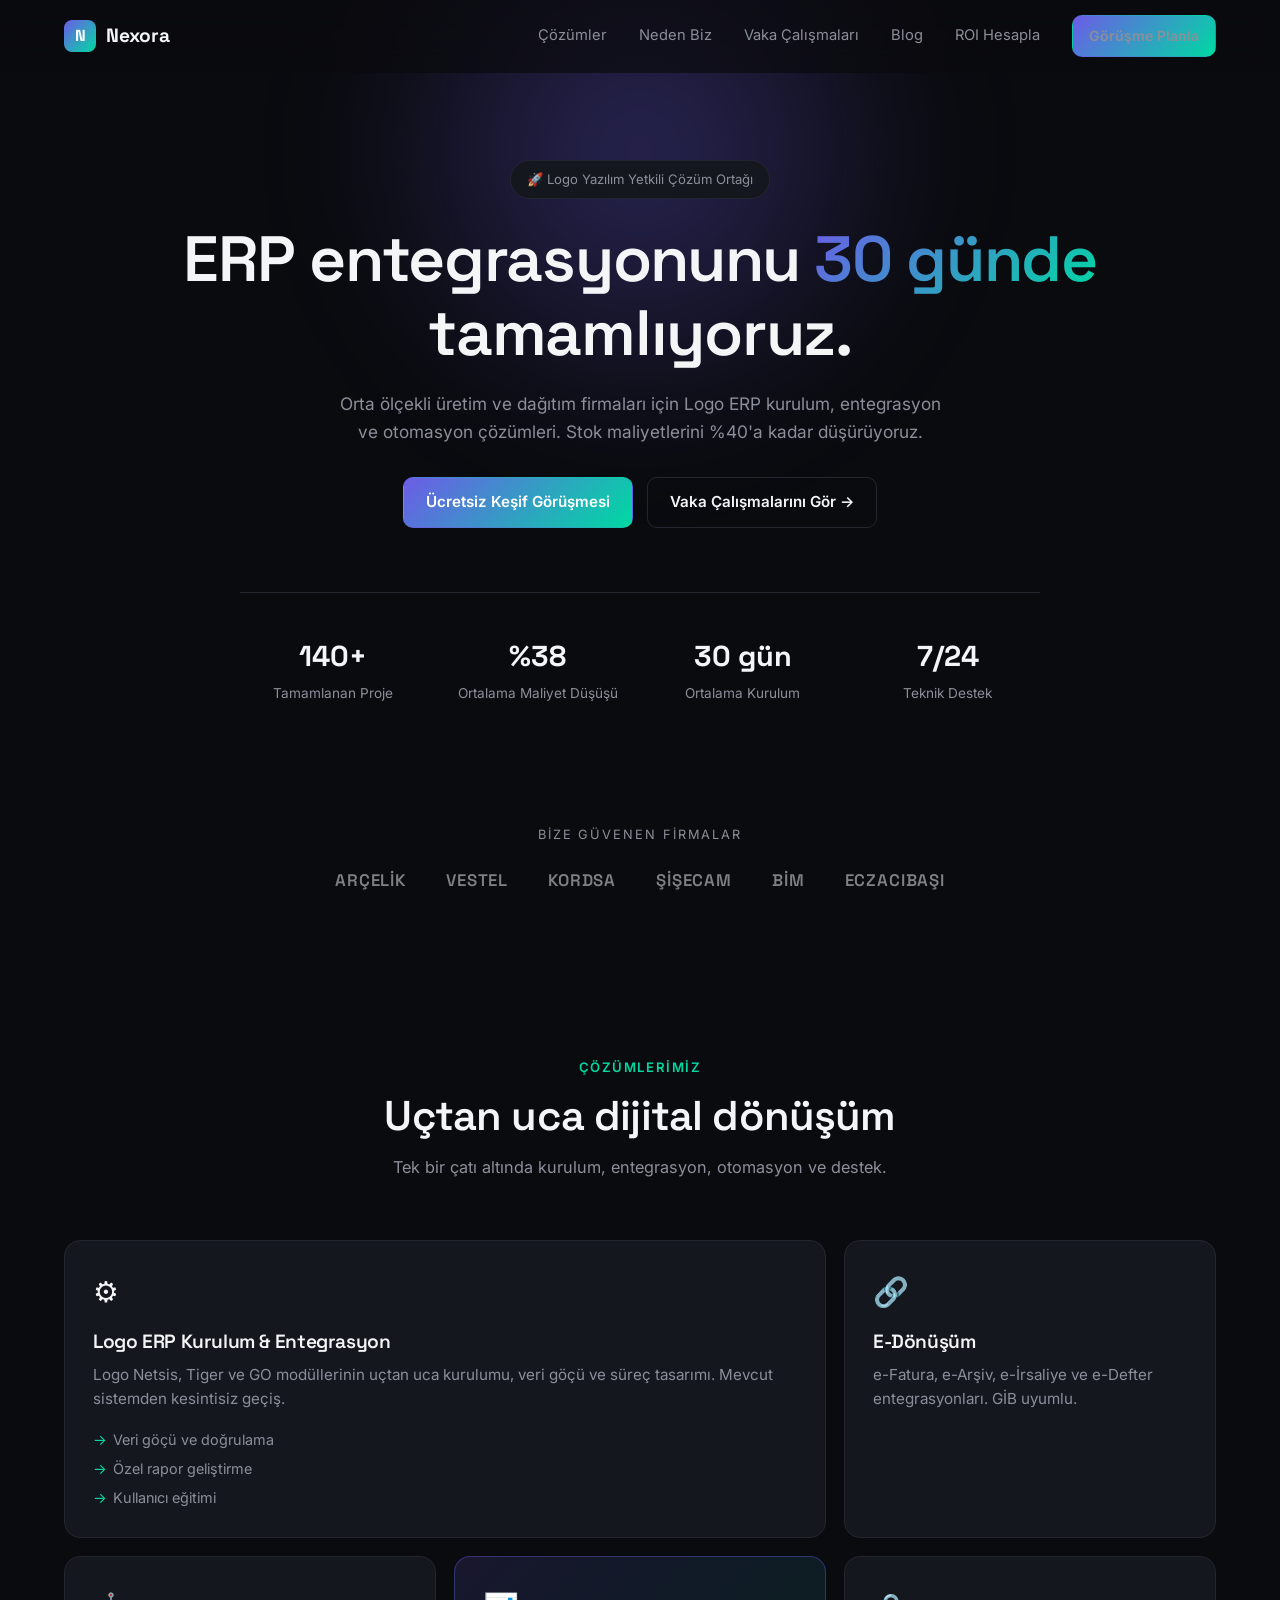
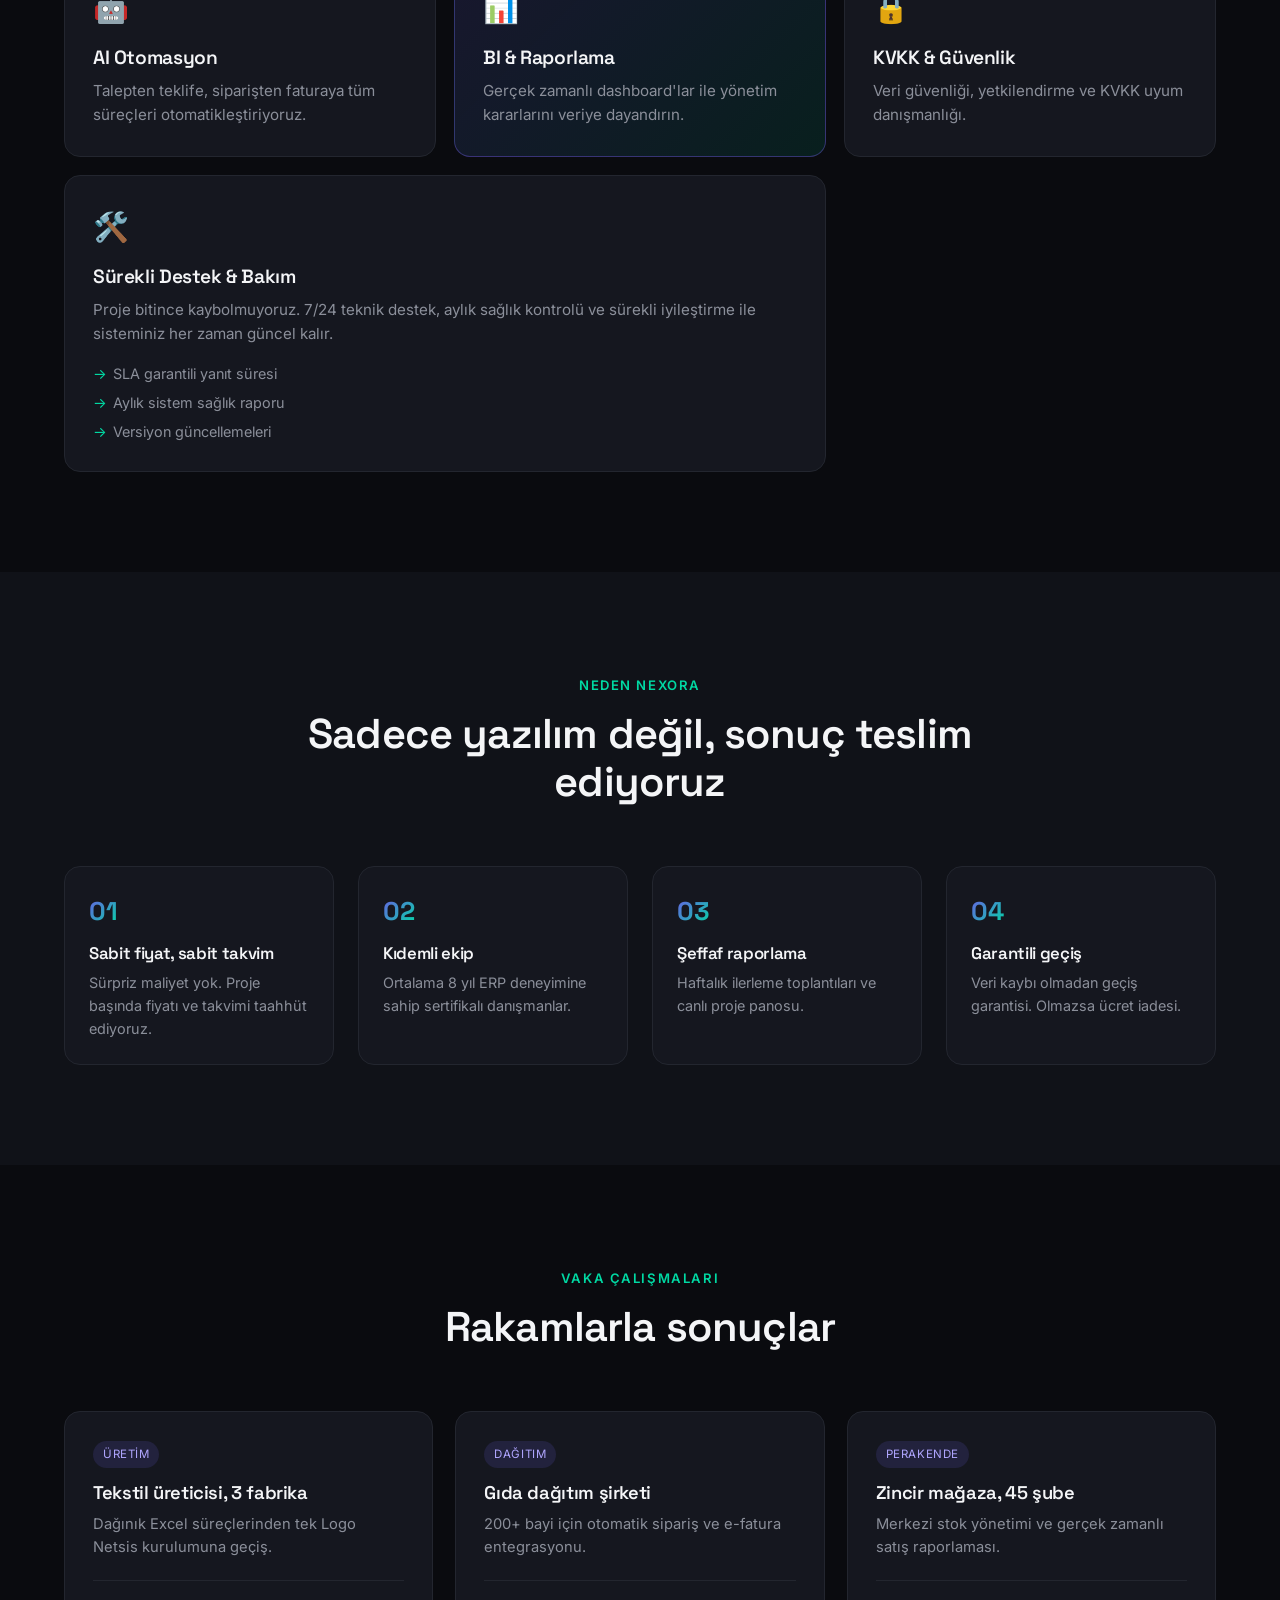
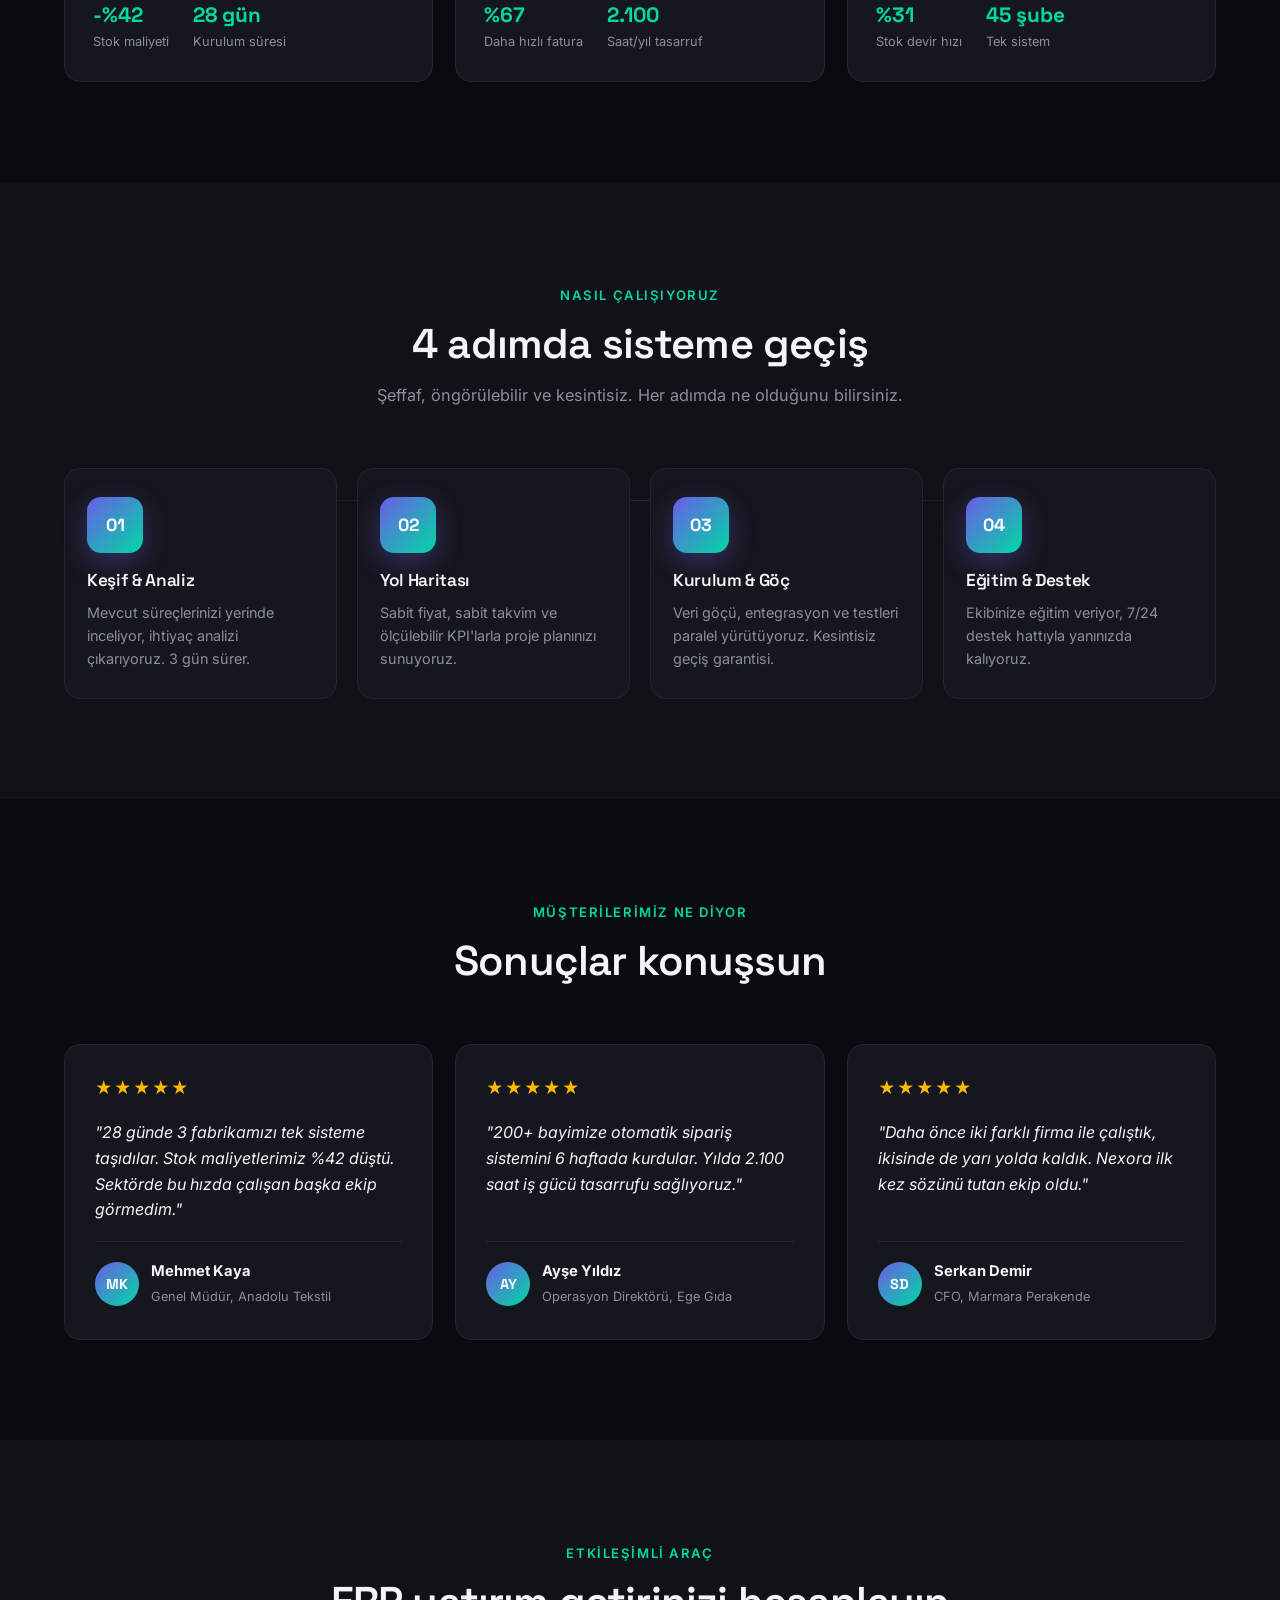
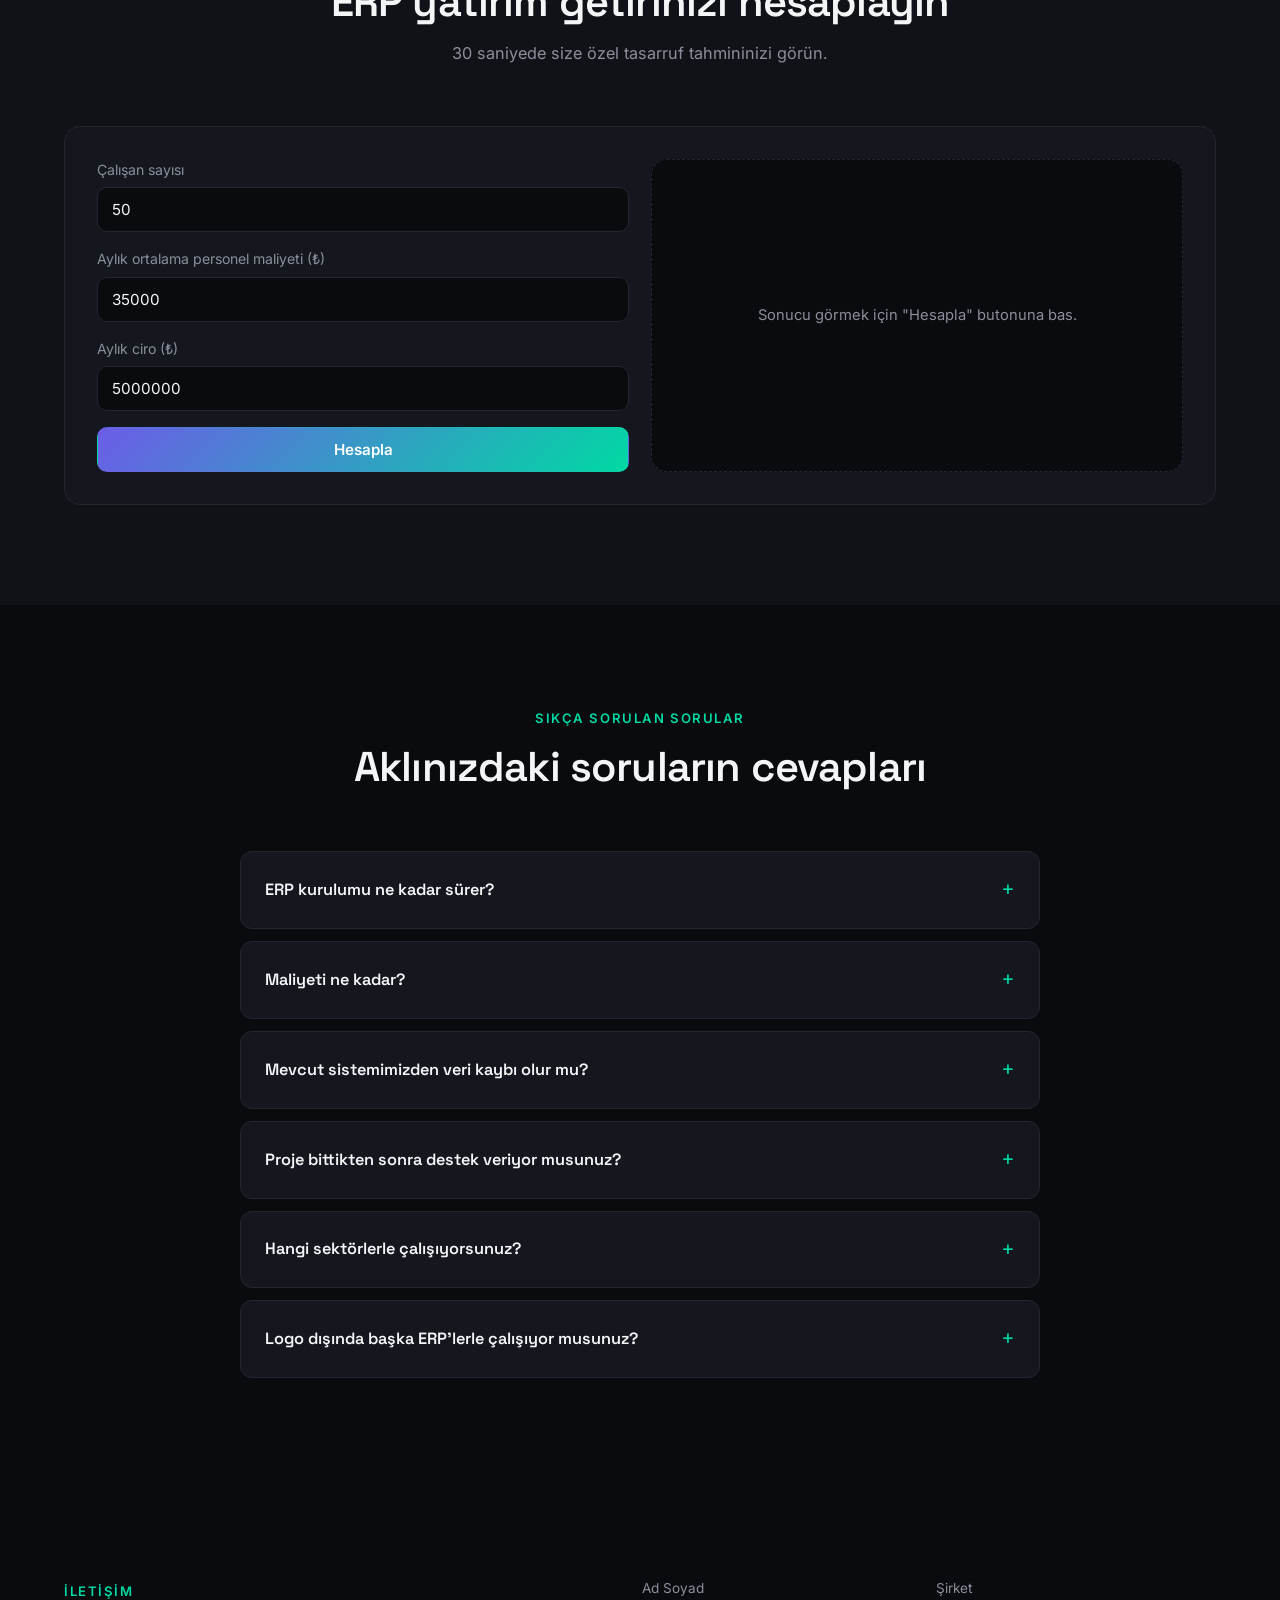
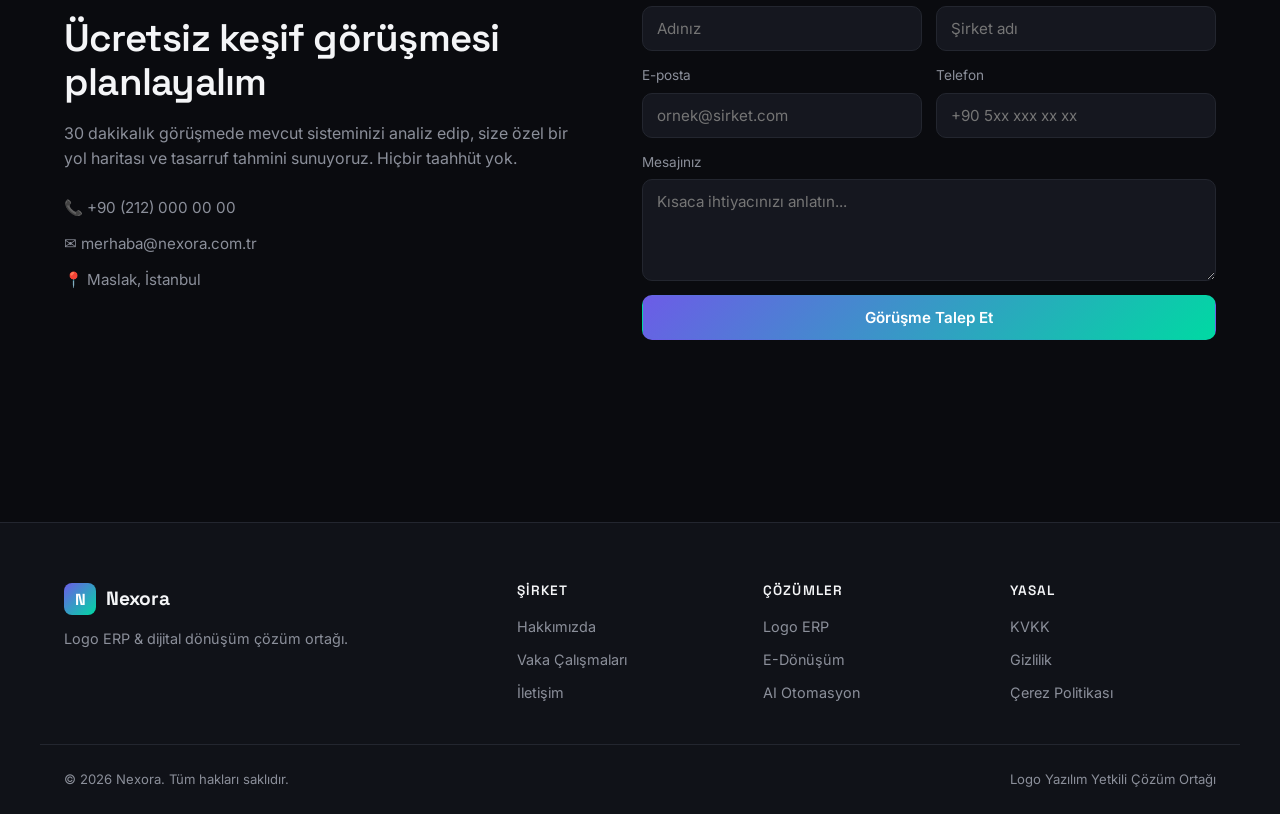
<file: index.html>
<!DOCTYPE html>
<html lang="tr">
<head>
<meta charset="UTF-8" />
<meta name="viewport" content="width=device-width, initial-scale=1.0" />
<title>Nexora — Logo ERP & Dijital Dönüşüm Çözüm Ortağı</title>
<meta name="description" content="Orta ölçekli üretim ve dağıtım firmaları için Logo ERP entegrasyonunu 30 günde tamamlıyoruz. Stok maliyetlerini %40'a kadar düşürün." />
<meta property="og:type" content="website" />
<meta property="og:title" content="Nexora — Logo ERP & Dijital Dönüşüm Çözüm Ortağı" />
<meta property="og:description" content="ERP entegrasyonunu 30 günde tamamlıyoruz. 140+ projede %38 ortalama maliyet düşüşü." />
<meta property="og:locale" content="tr_TR" />
<meta name="twitter:card" content="summary_large_image" />
<meta name="theme-color" content="#0a0b0f" />
<link rel="icon" href="data:image/svg+xml,<svg xmlns='http://www.w3.org/2000/svg' viewBox='0 0 100 100'><defs><linearGradient id='g' x1='0' y1='0' x2='1' y2='1'><stop offset='0' stop-color='%236c5ce7'/><stop offset='1' stop-color='%2300d9a3'/></linearGradient></defs><rect width='100' height='100' rx='20' fill='url(%23g)'/><text x='50' y='68' font-family='Arial' font-size='58' font-weight='bold' fill='white' text-anchor='middle'>N</text></svg>" />
<link rel="preconnect" href="https://fonts.googleapis.com">
<link rel="preconnect" href="https://fonts.gstatic.com" crossorigin>
<link href="https://fonts.googleapis.com/css2?family=Inter:wght@400;500;600;700&family=Space+Grotesk:wght@500;600;700&display=swap" rel="stylesheet">
<link rel="stylesheet" href="stiller.css" />
</head>
<body>

<!-- NAVBAR -->
<header class="nav" id="nav">
  <div class="container nav__inner">
    <a href="#" class="nav__logo">
      <span class="nav__logo-mark">N</span> Nexora
    </a>
    <nav class="nav__links">
      <a href="#cozumler">Çözümler</a>
      <a href="#neden">Neden Biz</a>
      <a href="#vaka">Vaka Çalışmaları</a>
      <a href="blog.html">Blog</a>
      <a href="#hesapla">ROI Hesapla</a>
      <a href="#iletisim" class="btn btn--sm">Görüşme Planla</a>
    </nav>
    <button class="nav__toggle" id="navToggle" aria-label="Menü">
      <span></span><span></span><span></span>
    </button>
  </div>
</header>

<!-- HERO -->
<section class="hero">
  <div class="hero__glow"></div>
  <div class="container hero__inner">
    <div class="badge">🚀 Logo Yazılım Yetkili Çözüm Ortağı</div>
    <h1 class="hero__title">
      ERP entegrasyonunu <span class="grad">30 günde</span> tamamlıyoruz.
    </h1>
    <p class="hero__sub">
      Orta ölçekli üretim ve dağıtım firmaları için Logo ERP kurulum, entegrasyon ve
      otomasyon çözümleri. Stok maliyetlerini %40'a kadar düşürüyoruz.
    </p>
    <div class="hero__cta">
      <a href="#iletisim" class="btn btn--primary">Ücretsiz Keşif Görüşmesi</a>
      <a href="#vaka" class="btn btn--ghost">Vaka Çalışmalarını Gör →</a>
    </div>
    <div class="hero__stats">
      <div><strong>140+</strong><span>Tamamlanan Proje</span></div>
      <div><strong>%38</strong><span>Ortalama Maliyet Düşüşü</span></div>
      <div><strong>30 gün</strong><span>Ortalama Kurulum</span></div>
      <div><strong>7/24</strong><span>Teknik Destek</span></div>
    </div>
  </div>
</section>

<!-- LOGO ŞERİDİ -->
<section class="logos">
  <div class="container">
    <p class="logos__label">Bize güvenen firmalar</p>
    <div class="logos__row">
      <span>ARÇELİK</span><span>VESTEL</span><span>KORDSA</span>
      <span>ŞİŞECAM</span><span>BİM</span><span>ECZACIBAŞI</span>
    </div>
  </div>
</section>

<!-- ÇÖZÜMLER -->
<section class="section" id="cozumler">
  <div class="container">
    <div class="section__head">
      <span class="eyebrow">Çözümlerimiz</span>
      <h2>Uçtan uca dijital dönüşüm</h2>
      <p class="section__lead">Tek bir çatı altında kurulum, entegrasyon, otomasyon ve destek.</p>
    </div>
    <div class="bento">
      <div class="bento__card bento__card--lg">
        <div class="bento__icon">⚙️</div>
        <h3>Logo ERP Kurulum & Entegrasyon</h3>
        <p>Logo Netsis, Tiger ve GO modüllerinin uçtan uca kurulumu, veri göçü ve süreç tasarımı. Mevcut sistemden kesintisiz geçiş.</p>
        <ul class="bento__list">
          <li>Veri göçü ve doğrulama</li>
          <li>Özel rapor geliştirme</li>
          <li>Kullanıcı eğitimi</li>
        </ul>
      </div>
      <div class="bento__card">
        <div class="bento__icon">🔗</div>
        <h3>E-Dönüşüm</h3>
        <p>e-Fatura, e-Arşiv, e-İrsaliye ve e-Defter entegrasyonları. GİB uyumlu.</p>
      </div>
      <div class="bento__card">
        <div class="bento__icon">🤖</div>
        <h3>AI Otomasyon</h3>
        <p>Talepten teklife, siparişten faturaya tüm süreçleri otomatikleştiriyoruz.</p>
      </div>
      <div class="bento__card bento__card--accent">
        <div class="bento__icon">📊</div>
        <h3>BI & Raporlama</h3>
        <p>Gerçek zamanlı dashboard'lar ile yönetim kararlarını veriye dayandırın.</p>
      </div>
      <div class="bento__card">
        <div class="bento__icon">🔒</div>
        <h3>KVKK & Güvenlik</h3>
        <p>Veri güvenliği, yetkilendirme ve KVKK uyum danışmanlığı.</p>
      </div>
      <div class="bento__card bento__card--lg">
        <div class="bento__icon">🛠️</div>
        <h3>Sürekli Destek & Bakım</h3>
        <p>Proje bitince kaybolmuyoruz. 7/24 teknik destek, aylık sağlık kontrolü ve sürekli iyileştirme ile sisteminiz her zaman güncel kalır.</p>
        <ul class="bento__list">
          <li>SLA garantili yanıt süresi</li>
          <li>Aylık sistem sağlık raporu</li>
          <li>Versiyon güncellemeleri</li>
        </ul>
      </div>
    </div>
  </div>
</section>

<!-- NEDEN BİZ -->
<section class="section section--alt" id="neden">
  <div class="container">
    <div class="section__head">
      <span class="eyebrow">Neden Nexora</span>
      <h2>Sadece yazılım değil, sonuç teslim ediyoruz</h2>
    </div>
    <div class="features">
      <div class="feature"><span class="feature__num">01</span>
        <h4>Sabit fiyat, sabit takvim</h4>
        <p>Sürpriz maliyet yok. Proje başında fiyatı ve takvimi taahhüt ediyoruz.</p>
      </div>
      <div class="feature"><span class="feature__num">02</span>
        <h4>Kıdemli ekip</h4>
        <p>Ortalama 8 yıl ERP deneyimine sahip sertifikalı danışmanlar.</p>
      </div>
      <div class="feature"><span class="feature__num">03</span>
        <h4>Şeffaf raporlama</h4>
        <p>Haftalık ilerleme toplantıları ve canlı proje panosu.</p>
      </div>
      <div class="feature"><span class="feature__num">04</span>
        <h4>Garantili geçiş</h4>
        <p>Veri kaybı olmadan geçiş garantisi. Olmazsa ücret iadesi.</p>
      </div>
    </div>
  </div>
</section>

<!-- VAKA ÇALIŞMALARI -->
<section class="section" id="vaka">
  <div class="container">
    <div class="section__head">
      <span class="eyebrow">Vaka Çalışmaları</span>
      <h2>Rakamlarla sonuçlar</h2>
    </div>
    <div class="cases">
      <article class="case">
        <span class="case__tag">Üretim</span>
        <h3>Tekstil üreticisi, 3 fabrika</h3>
        <p>Dağınık Excel süreçlerinden tek Logo Netsis kurulumuna geçiş.</p>
        <div class="case__metrics">
          <div><strong>-%42</strong><span>Stok maliyeti</span></div>
          <div><strong>28 gün</strong><span>Kurulum süresi</span></div>
        </div>
      </article>
      <article class="case">
        <span class="case__tag">Dağıtım</span>
        <h3>Gıda dağıtım şirketi</h3>
        <p>200+ bayi için otomatik sipariş ve e-fatura entegrasyonu.</p>
        <div class="case__metrics">
          <div><strong>%67</strong><span>Daha hızlı fatura</span></div>
          <div><strong>2.100</strong><span>Saat/yıl tasarruf</span></div>
        </div>
      </article>
      <article class="case">
        <span class="case__tag">Perakende</span>
        <h3>Zincir mağaza, 45 şube</h3>
        <p>Merkezi stok yönetimi ve gerçek zamanlı satış raporlaması.</p>
        <div class="case__metrics">
          <div><strong>%31</strong><span>Stok devir hızı</span></div>
          <div><strong>45 şube</strong><span>Tek sistem</span></div>
        </div>
      </article>
    </div>
  </div>
</section>

<!-- SÜREÇ -->
<section class="section section--alt" id="surec">
  <div class="container">
    <div class="section__head">
      <span class="eyebrow">Nasıl Çalışıyoruz</span>
      <h2>4 adımda sisteme geçiş</h2>
      <p class="section__lead">Şeffaf, öngörülebilir ve kesintisiz. Her adımda ne olduğunu bilirsiniz.</p>
    </div>
    <div class="process">
      <div class="process__step">
        <div class="process__num">01</div>
        <h4>Keşif & Analiz</h4>
        <p>Mevcut süreçlerinizi yerinde inceliyor, ihtiyaç analizi çıkarıyoruz. 3 gün sürer.</p>
      </div>
      <div class="process__step">
        <div class="process__num">02</div>
        <h4>Yol Haritası</h4>
        <p>Sabit fiyat, sabit takvim ve ölçülebilir KPI'larla proje planınızı sunuyoruz.</p>
      </div>
      <div class="process__step">
        <div class="process__num">03</div>
        <h4>Kurulum & Göç</h4>
        <p>Veri göçü, entegrasyon ve testleri paralel yürütüyoruz. Kesintisiz geçiş garantisi.</p>
      </div>
      <div class="process__step">
        <div class="process__num">04</div>
        <h4>Eğitim & Destek</h4>
        <p>Ekibinize eğitim veriyor, 7/24 destek hattıyla yanınızda kalıyoruz.</p>
      </div>
    </div>
  </div>
</section>

<!-- YORUMLAR -->
<section class="section" id="yorumlar">
  <div class="container">
    <div class="section__head">
      <span class="eyebrow">Müşterilerimiz Ne Diyor</span>
      <h2>Sonuçlar konuşsun</h2>
    </div>
    <div class="testimonials">
      <div class="testimonial">
        <div class="testimonial__stars">★★★★★</div>
        <p class="testimonial__quote">"28 günde 3 fabrikamızı tek sisteme taşıdılar. Stok maliyetlerimiz %42 düştü. Sektörde bu hızda çalışan başka ekip görmedim."</p>
        <div class="testimonial__author">
          <div class="testimonial__avatar">MK</div>
          <div>
            <strong>Mehmet Kaya</strong>
            <span>Genel Müdür, Anadolu Tekstil</span>
          </div>
        </div>
      </div>
      <div class="testimonial">
        <div class="testimonial__stars">★★★★★</div>
        <p class="testimonial__quote">"200+ bayimize otomatik sipariş sistemini 6 haftada kurdular. Yılda 2.100 saat iş gücü tasarrufu sağlıyoruz."</p>
        <div class="testimonial__author">
          <div class="testimonial__avatar">AY</div>
          <div>
            <strong>Ayşe Yıldız</strong>
            <span>Operasyon Direktörü, Ege Gıda</span>
          </div>
        </div>
      </div>
      <div class="testimonial">
        <div class="testimonial__stars">★★★★★</div>
        <p class="testimonial__quote">"Daha önce iki farklı firma ile çalıştık, ikisinde de yarı yolda kaldık. Nexora ilk kez sözünü tutan ekip oldu."</p>
        <div class="testimonial__author">
          <div class="testimonial__avatar">SD</div>
          <div>
            <strong>Serkan Demir</strong>
            <span>CFO, Marmara Perakende</span>
          </div>
        </div>
      </div>
    </div>
  </div>
</section>

<!-- ROI HESAPLAYICI -->
<section class="section section--alt" id="hesapla">
  <div class="container">
    <div class="section__head">
      <span class="eyebrow">Etkileşimli Araç</span>
      <h2>ERP yatırım getirinizi hesaplayın</h2>
      <p class="section__lead">30 saniyede size özel tasarruf tahmininizi görün.</p>
    </div>
    <div class="calc">
      <div class="calc__form">
        <label>Çalışan sayısı<input type="number" id="emp" value="50" min="1" /></label>
        <label>Aylık ortalama personel maliyeti (₺)<input type="number" id="salary" value="35000" min="1" /></label>
        <label>Aylık ciro (₺)<input type="number" id="revenue" value="5000000" min="1" /></label>
        <button class="btn btn--primary" id="calcBtn">Hesapla</button>
      </div>
      <div class="calc__result" id="calcResult">
        <p class="calc__hint">Sonucu görmek için "Hesapla" butonuna bas.</p>
      </div>
    </div>
  </div>
</section>

<!-- SSS -->
<section class="section" id="sss">
  <div class="container">
    <div class="section__head">
      <span class="eyebrow">Sıkça Sorulan Sorular</span>
      <h2>Aklınızdaki soruların cevapları</h2>
    </div>
    <div class="faq">
      <details class="faq__item">
        <summary>ERP kurulumu ne kadar sürer?</summary>
        <p>Orta ölçekli firmalar için ortalama 30 gün. Kapsam ve şube sayısına göre 6-8 haftaya çıkabilir. Proje başında net takvim taahhüt ediyoruz.</p>
      </details>
      <details class="faq__item">
        <summary>Maliyeti ne kadar?</summary>
        <p>Fiyatlandırma çalışan sayısı, modül sayısı ve entegrasyon ihtiyacına göre değişir. Keşif görüşmesinden sonra sabit fiyat teklifi veriyoruz — sürpriz maliyet yok.</p>
      </details>
      <details class="faq__item">
        <summary>Mevcut sistemimizden veri kaybı olur mu?</summary>
        <p>Hayır. Veri göçü öncesi tam yedek alıyor, paralel sistemde 2 hafta çalıştırıp doğruluyoruz. Kayıp olursa ücret iadesi garantisi veriyoruz.</p>
      </details>
      <details class="faq__item">
        <summary>Proje bittikten sonra destek veriyor musunuz?</summary>
        <p>Evet. 7/24 teknik destek, aylık sistem sağlık raporu ve versiyon güncellemeleri içeren yıllık destek paketimiz mevcut. SLA garantili yanıt süresi sunuyoruz.</p>
      </details>
      <details class="faq__item">
        <summary>Hangi sektörlerle çalışıyorsunuz?</summary>
        <p>Ağırlıklı olarak üretim, dağıtım, perakende ve tekstil. 140+ projemizin %70'i bu dört sektörden. Farklı sektörler için de referanslarımız mevcut.</p>
      </details>
      <details class="faq__item">
        <summary>Logo dışında başka ERP'lerle çalışıyor musunuz?</summary>
        <p>Ana uzmanlığımız Logo (Netsis, Tiger, GO). Ancak SAP, Mikro ve Netsis entegrasyonlarında da deneyimliyiz. Karma sistemler için köprü çözümler geliştiriyoruz.</p>
      </details>
    </div>
  </div>
</section>

<!-- İLETİŞİM -->
<section class="section" id="iletisim">
  <div class="container contact">
    <div class="contact__left">
      <span class="eyebrow">İletişim</span>
      <h2>Ücretsiz keşif görüşmesi planlayalım</h2>
      <p>30 dakikalık görüşmede mevcut sisteminizi analiz edip, size özel bir yol haritası ve tasarruf tahmini sunuyoruz. Hiçbir taahhüt yok.</p>
      <ul class="contact__list">
        <li>📞 +90 (212) 000 00 00</li>
        <li>✉️ merhaba@nexora.com.tr</li>
        <li>📍 Maslak, İstanbul</li>
      </ul>
    </div>
    <form class="contact__form" id="contactForm" action="https://formspree.io/f/mjykljwb" method="POST">
      <label>Ad Soyad<input type="text" name="ad" required placeholder="Adınız" /></label>
      <label>Şirket<input type="text" name="sirket" required placeholder="Şirket adı" /></label>
      <label>E-posta<input type="email" name="email" required placeholder="ornek@sirket.com" /></label>
      <label>Telefon<input type="tel" name="telefon" placeholder="+90 5xx xxx xx xx" /></label>
      <label class="full">Mesajınız<textarea name="mesaj" rows="4" placeholder="Kısaca ihtiyacınızı anlatın..."></textarea></label>
      <button type="submit" class="btn btn--primary full">Görüşme Talep Et</button>
      <div id="formStatus" class="form-status"></div>
    </form>
  </div>
</section>

<!-- FOOTER -->
<footer class="footer">
  <div class="container footer__inner">
    <div>
      <div class="nav__logo"><span class="nav__logo-mark">N</span> Nexora</div>
      <p class="footer__tag">Logo ERP & dijital dönüşüm çözüm ortağı.</p>
    </div>
    <div class="footer__col">
      <h5>Şirket</h5>
      <a href="#neden">Hakkımızda</a>
      <a href="#vaka">Vaka Çalışmaları</a>
      <a href="#iletisim">İletişim</a>
    </div>
    <div class="footer__col">
      <h5>Çözümler</h5>
      <a href="#cozumler">Logo ERP</a>
      <a href="#cozumler">E-Dönüşüm</a>
      <a href="#cozumler">AI Otomasyon</a>
    </div>
    <div class="footer__col">
      <h5>Yasal</h5>
      <a href="#">KVKK</a>
      <a href="#">Gizlilik</a>
      <a href="#">Çerez Politikası</a>
    </div>
  </div>
  <div class="container footer__bottom">
    <span>© 2026 Nexora. Tüm hakları saklıdır.</span>
    <span>Logo Yazılım Yetkili Çözüm Ortağı</span>
  </div>
</footer>

<script src="script.js"></script>
</body>
          </html>
</file>
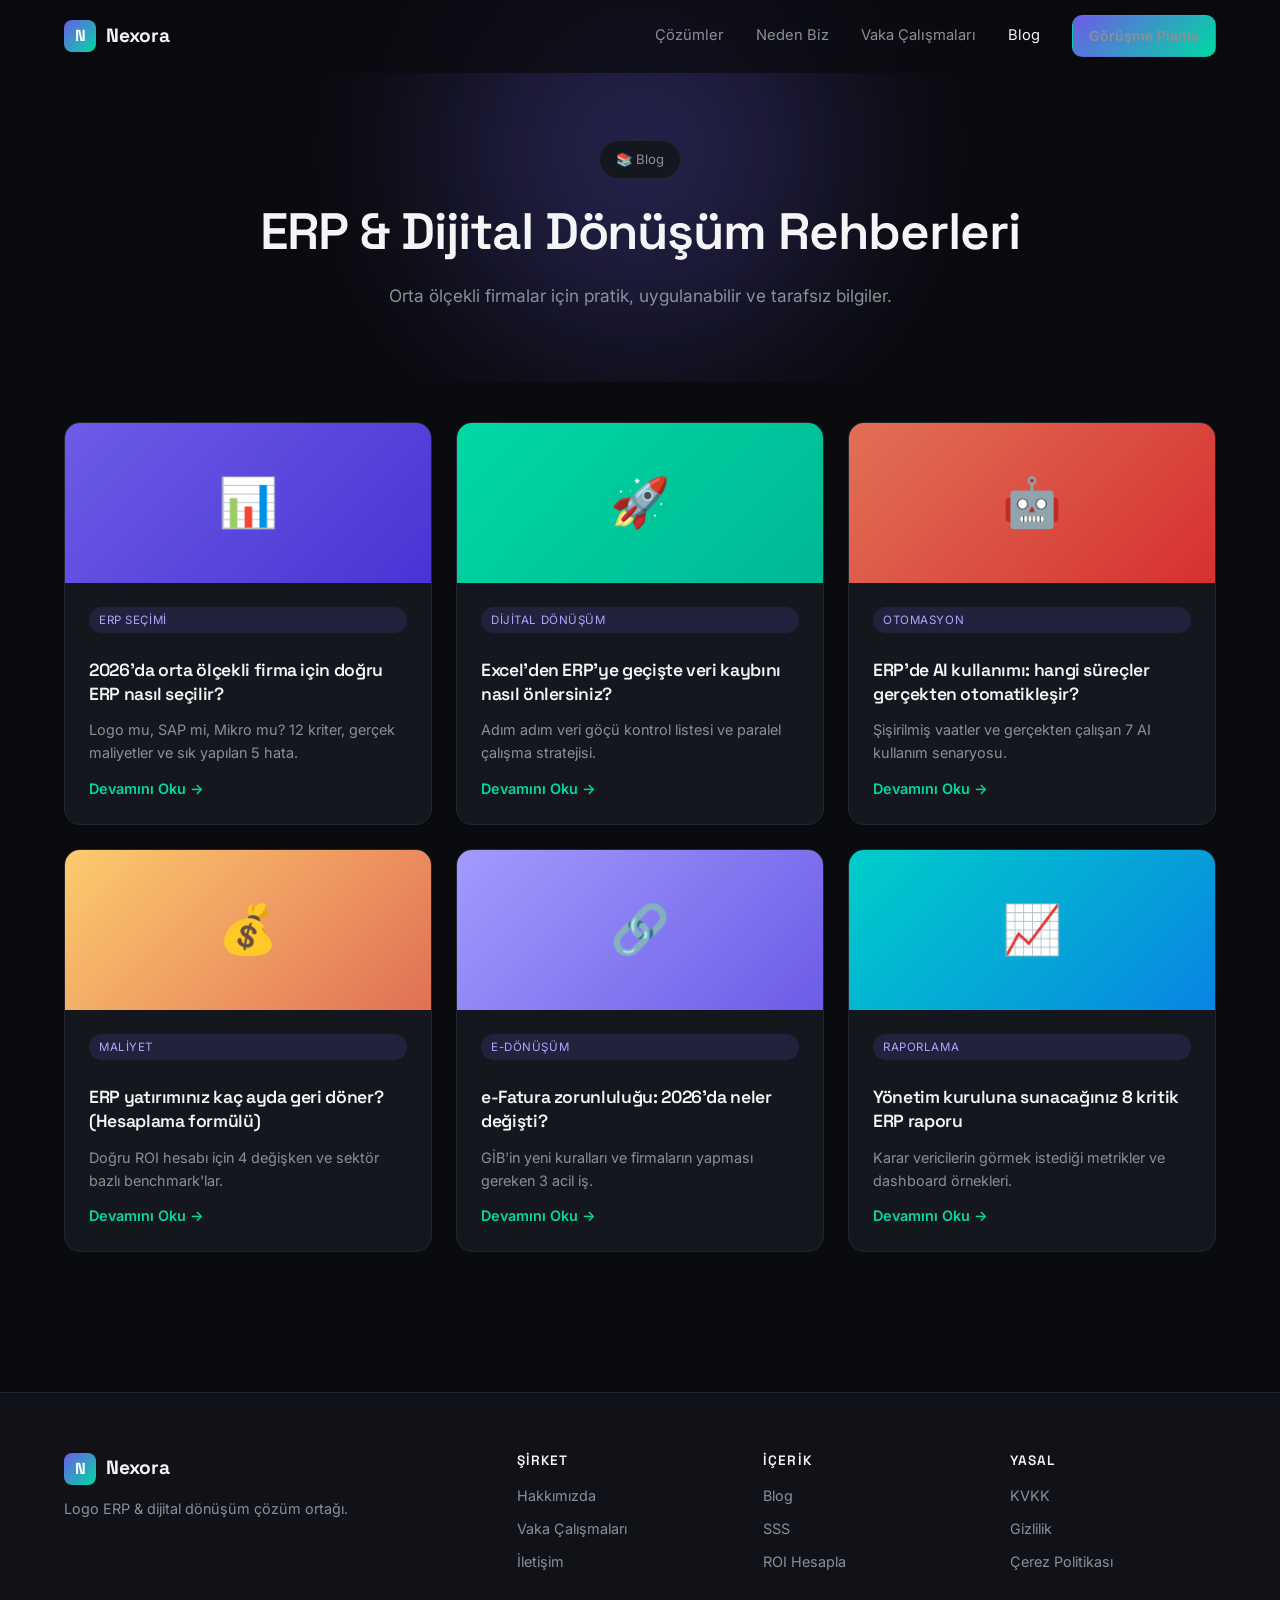
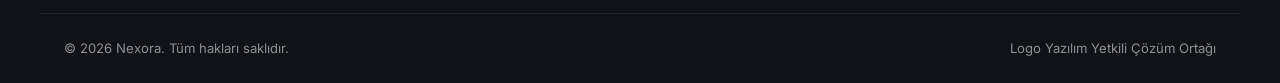
<file: blog.html>
<!DOCTYPE html>
<html lang="tr">
<head>
<meta charset="UTF-8" />
<meta name="viewport" content="width=device-width, initial-scale=1.0" />
<title>Blog — Nexora | ERP & Dijital Dönüşüm Rehberleri</title>
<meta name="description" content="ERP seçimi, dijital dönüşüm ve otomasyon hakkında uzman rehberleri. Orta ölçekli firmalar için pratik bilgiler." />
<meta property="og:type" content="website" />
<meta property="og:title" content="Blog — Nexora" />
<meta property="og:description" content="ERP & dijital dönüşüm rehberleri." />
<meta name="theme-color" content="#0a0b0f" />
<link rel="icon" href="data:image/svg+xml,<svg xmlns='http://www.w3.org/2000/svg' viewBox='0 0 100 100'><defs><linearGradient id='g' x1='0' y1='0' x2='1' y2='1'><stop offset='0' stop-color='%236c5ce7'/><stop offset='1' stop-color='%2300d9a3'/></linearGradient></defs><rect width='100' height='100' rx='20' fill='url(%23g)'/><text x='50' y='68' font-family='Arial' font-size='58' font-weight='bold' fill='white' text-anchor='middle'>N</text></svg>" />
<link rel="preconnect" href="https://fonts.googleapis.com">
<link rel="preconnect" href="https://fonts.gstatic.com" crossorigin>
<link href="https://fonts.googleapis.com/css2?family=Inter:wght@400;500;600;700&family=Space+Grotesk:wght@500;600;700&display=swap" rel="stylesheet">
<link rel="stylesheet" href="stiller.css" />
</head>
<body>

<!-- NAVBAR -->
<header class="nav" id="nav">
  <div class="container nav__inner">
    <a href="index.html" class="nav__logo">
      <span class="nav__logo-mark">N</span> Nexora
    </a>
    <nav class="nav__links">
      <a href="index.html#cozumler">Çözümler</a>
      <a href="index.html#neden">Neden Biz</a>
      <a href="index.html#vaka">Vaka Çalışmaları</a>
      <a href="blog.html" style="color:var(--text)">Blog</a>
      <a href="index.html#iletisim" class="btn btn--sm">Görüşme Planla</a>
    </nav>
    <button class="nav__toggle" id="navToggle" aria-label="Menü">
      <span></span><span></span><span></span>
    </button>
  </div>
</header>

<!-- HERO -->
<section class="hero" style="padding:140px 0 40px">
  <div class="hero__glow"></div>
  <div class="container" style="text-align:center;position:relative">
    <div class="badge">📚 Blog</div>
    <h1 class="hero__title" style="font-size:clamp(2rem,4.5vw,3.2rem)">
      ERP & Dijital Dönüşüm Rehberleri
    </h1>
    <p class="hero__sub">
      Orta ölçekli firmalar için pratik, uygulanabilir ve tarafsız bilgiler.
    </p>
  </div>
</section>

<!-- YAZILAR -->
<section class="section" style="padding-top:40px">
  <div class="container">
    <div class="posts">

      <article class="post">
        <div class="post__thumb" style="background:linear-gradient(135deg,#6c5ce7,#4834d4)">📊</div>
        <div class="post__body">
          <span class="case__tag">ERP Seçimi</span>
          <h3>2026'da orta ölçekli firma için doğru ERP nasıl seçilir?</h3>
          <p>Logo mu, SAP mi, Mikro mu? 12 kriter, gerçek maliyetler ve sık yapılan 5 hata.</p>
          <a href="#" class="post__link">Devamını Oku →</a>
        </div>
      </article>

      <article class="post">
        <div class="post__thumb" style="background:linear-gradient(135deg,#00d9a3,#00b894)">🚀</div>
        <div class="post__body">
          <span class="case__tag">Dijital Dönüşüm</span>
          <h3>Excel'den ERP'ye geçişte veri kaybını nasıl önlersiniz?</h3>
          <p>Adım adım veri göçü kontrol listesi ve paralel çalışma stratejisi.</p>
          <a href="#" class="post__link">Devamını Oku →</a>
        </div>
      </article>

      <article class="post">
        <div class="post__thumb" style="background:linear-gradient(135deg,#e17055,#d63031)">🤖</div>
        <div class="post__body">
          <span class="case__tag">Otomasyon</span>
          <h3>ERP'de AI kullanımı: hangi süreçler gerçekten otomatikleşir?</h3>
          <p>Şişirilmiş vaatler ve gerçekten çalışan 7 AI kullanım senaryosu.</p>
          <a href="#" class="post__link">Devamını Oku →</a>
        </div>
      </article>

      <article class="post">
        <div class="post__thumb" style="background:linear-gradient(135deg,#fdcb6e,#e17055)">💰</div>
        <div class="post__body">
          <span class="case__tag">Maliyet</span>
          <h3>ERP yatırımınız kaç ayda geri döner? (Hesaplama formülü)</h3>
          <p>Doğru ROI hesabı için 4 değişken ve sektör bazlı benchmark'lar.</p>
          <a href="#" class="post__link">Devamını Oku →</a>
        </div>
      </article>

      <article class="post">
        <div class="post__thumb" style="background:linear-gradient(135deg,#a29bfe,#6c5ce7)">🔗</div>
        <div class="post__body">
          <span class="case__tag">E-Dönüşüm</span>
          <h3>e-Fatura zorunluluğu: 2026'da neler değişti?</h3>
          <p>GİB'in yeni kuralları ve firmaların yapması gereken 3 acil iş.</p>
          <a href="#" class="post__link">Devamını Oku →</a>
        </div>
      </article>

      <article class="post">
        <div class="post__thumb" style="background:linear-gradient(135deg,#00cec9,#0984e3)">📈</div>
        <div class="post__body">
          <span class="case__tag">Raporlama</span>
          <h3>Yönetim kuruluna sunacağınız 8 kritik ERP raporu</h3>
          <p>Karar vericilerin görmek istediği metrikler ve dashboard örnekleri.</p>
          <a href="#" class="post__link">Devamını Oku →</a>
        </div>
      </article>

    </div>
  </div>
</section>

<!-- FOOTER -->
<footer class="footer">
  <div class="container footer__inner">
    <div>
      <div class="nav__logo"><span class="nav__logo-mark">N</span> Nexora</div>
      <p class="footer__tag">Logo ERP & dijital dönüşüm çözüm ortağı.</p>
    </div>
    <div class="footer__col">
      <h5>Şirket</h5>
      <a href="index.html#neden">Hakkımızda</a>
      <a href="index.html#vaka">Vaka Çalışmaları</a>
      <a href="index.html#iletisim">İletişim</a>
    </div>
    <div class="footer__col">
      <h5>İçerik</h5>
      <a href="blog.html">Blog</a>
      <a href="index.html#sss">SSS</a>
      <a href="index.html#hesapla">ROI Hesapla</a>
    </div>
    <div class="footer__col">
      <h5>Yasal</h5>
      <a href="#">KVKK</a>
      <a href="#">Gizlilik</a>
      <a href="#">Çerez Politikası</a>
    </div>
  </div>
  <div class="container footer__bottom">
    <span>© 2026 Nexora. Tüm hakları saklıdır.</span>
    <span>Logo Yazılım Yetkili Çözüm Ortağı</span>
  </div>
</footer>

<script src="script.js"></script>
</body>
</html>
</file>
<file: stiller.css>
:root {
  --bg: #0a0b0f;
  --bg-alt: #101218;
  --surface: #15171f;
  --border: #23262f;
  --text: #f4f5f7;
  --muted: #8b8f9a;
  --accent: #6c5ce7;
  --accent-2: #00d9a3;
  --grad: linear-gradient(135deg, #6c5ce7, #00d9a3);
  --radius: 16px;
  --max: 1200px;
}

* { margin: 0; padding: 0; box-sizing: border-box; }
html { scroll-behavior: smooth; }

body {
  background: var(--bg);
  color: var(--text);
  font-family: 'Inter', system-ui, sans-serif;
  line-height: 1.6;
  -webkit-font-smoothing: antialiased;
  overflow-x: hidden;
}

h1, h2, h3, h4, h5 { font-family: 'Space Grotesk', sans-serif; font-weight: 600; line-height: 1.15; letter-spacing: -0.02em; }
a { color: inherit; text-decoration: none; }
img { max-width: 100%; }
.container { max-width: var(--max); margin: 0 auto; padding: 0 24px; }
.grad { background: var(--grad); -webkit-background-clip: text; background-clip: text; color: transparent; }

/* NAV */
.nav {
  position: fixed; top: 0; left: 0; right: 0; z-index: 100;
  background: rgba(10,11,15,0.7);
  backdrop-filter: blur(16px);
  border-bottom: 1px solid transparent;
  transition: border-color .3s, background .3s;
}
.nav--scrolled { border-bottom-color: var(--border); background: rgba(10,11,15,0.9); }
.nav__inner { display: flex; align-items: center; justify-content: space-between; height: 72px; }
.nav__logo { display: flex; align-items: center; gap: 10px; font-family: 'Space Grotesk'; font-weight: 700; font-size: 1.2rem; }
.nav__logo-mark {
  display: grid; place-items: center; width: 32px; height: 32px;
  background: var(--grad); border-radius: 8px; font-size: 1rem; color: #fff;
}
.nav__links { display: flex; align-items: center; gap: 32px; font-size: .92rem; }
.nav__links a { color: var(--muted); transition: color .2s; }
.nav__links a:hover { color: var(--text); }
.nav__toggle { display: none; flex-direction: column; gap: 5px; background: none; border: 0; cursor: pointer; }
.nav__toggle span { width: 22px; height: 2px; background: var(--text); border-radius: 2px; transition: .3s; }

/* BUTTONS */
.btn {
  display: inline-flex; align-items: center; justify-content: center; gap: 8px;
  padding: 12px 22px; border-radius: 10px; font-weight: 600; font-size: .95rem;
  border: 1px solid transparent; cursor: pointer; transition: transform .15s, opacity .2s, background .2s;
  font-family: inherit;
}
.btn:hover { transform: translateY(-1px); }
.btn--primary { background: var(--grad); color: #fff; }
.btn--ghost { background: transparent; border-color: var(--border); color: var(--text); }
.btn--ghost:hover { border-color: var(--muted); }
.btn--sm { padding: 9px 16px; font-size: .88rem; background: var(--grad); color: #fff; }

/* HERO */
.hero { position: relative; padding: 160px 0 90px; overflow: hidden; }
.hero__glow {
  position: absolute; top: -200px; left: 50%; transform: translateX(-50%);
  width: 700px; height: 700px;
  background: radial-gradient(circle, rgba(108,92,231,0.35), transparent 60%);
  filter: blur(60px); pointer-events: none;
}
.hero__inner { position: relative; text-align: center; }
.badge {
  display: inline-block; padding: 8px 16px; border-radius: 999px;
  background: var(--surface); border: 1px solid var(--border);
  font-size: .82rem; color: var(--muted); margin-bottom: 24px;
}
.hero__title { font-size: clamp(2.2rem, 5.5vw, 4rem); margin-bottom: 20px; }
.hero__sub { max-width: 620px; margin: 0 auto 32px; color: var(--muted); font-size: 1.08rem; }
.hero__cta { display: flex; gap: 14px; justify-content: center; flex-wrap: wrap; margin-bottom: 64px; }
.hero__stats {
  display: grid; grid-template-columns: repeat(4, 1fr); gap: 20px;
  max-width: 800px; margin: 0 auto; padding-top: 40px;
  border-top: 1px solid var(--border);
}
.hero__stats div { display: flex; flex-direction: column; gap: 4px; }
.hero__stats strong { font-family: 'Space Grotesk'; font-size: 1.8rem; }
.hero__stats span { color: var(--muted); font-size: .85rem; }

/* LOGOS */
.logos { padding: 30px 0 60px; }
.logos__label { text-align: center; color: var(--muted); font-size: .8rem; letter-spacing: .15em; text-transform: uppercase; margin-bottom: 22px; }
.logos__row { display: flex; justify-content: center; flex-wrap: wrap; gap: 40px; opacity: .5; }
.logos__row span { font-family: 'Space Grotesk'; font-weight: 600; font-size: 1.05rem; letter-spacing: .05em; }

/* SECTION */
.section { padding: 100px 0; }
.section--alt { background: var(--bg-alt); }
.section__head { text-align: center; max-width: 720px; margin: 0 auto 60px; }
.eyebrow { display: inline-block; color: var(--accent-2); font-size: .82rem; font-weight: 600; letter-spacing: .12em; text-transform: uppercase; margin-bottom: 14px; }
.section__head h2 { font-size: clamp(1.7rem, 3.5vw, 2.6rem); margin-bottom: 14px; }
.section__lead { color: var(--muted); font-size: 1.02rem; }

/* BENTO */
.bento { display: grid; grid-template-columns: repeat(3, 1fr); gap: 18px; }
.bento__card {
  background: var(--surface); border: 1px solid var(--border);
  border-radius: var(--radius); padding: 28px;
  transition: transform .25s, border-color .25s;
}
.bento__card:hover { transform: translateY(-4px); border-color: var(--accent); }
.bento__card--lg { grid-column: span 2; }
.bento__card--accent { background: linear-gradient(135deg, rgba(108,92,231,0.15), rgba(0,217,163,0.1)); border-color: rgba(108,92,231,0.4); }
.bento__icon { font-size: 1.8rem; margin-bottom: 16px; }
.bento__card h3 { font-size: 1.2rem; margin-bottom: 10px; }
.bento__card p { color: var(--muted); font-size: .95rem; }
.bento__list { list-style: none; margin-top: 16px; display: flex; flex-direction: column; gap: 6px; }
.bento__list li { font-size: .9rem; color: var(--muted); padding-left: 20px; position: relative; }
.bento__list li::before { content: '→'; position: absolute; left: 0; color: var(--accent-2); }

/* FEATURES */
.features { display: grid; grid-template-columns: repeat(4, 1fr); gap: 24px; }
.feature { padding: 24px; background: var(--surface); border: 1px solid var(--border); border-radius: var(--radius); }
.feature__num { font-family: 'Space Grotesk'; font-size: 1.6rem; background: var(--grad); -webkit-background-clip: text; background-clip: text; color: transparent; font-weight: 700; }
.feature h4 { margin: 12px 0 8px; font-size: 1.05rem; }
.feature p { color: var(--muted); font-size: .9rem; }

/* CASES */
.cases { display: grid; grid-template-columns: repeat(3, 1fr); gap: 22px; }
.case { background: var(--surface); border: 1px solid var(--border); border-radius: var(--radius); padding: 28px; transition: border-color .25s, transform .25s; }
.case:hover { border-color: var(--accent); transform: translateY(-4px); }
.case__tag { display: inline-block; font-size: .72rem; padding: 4px 10px; border-radius: 999px; background: rgba(108,92,231,0.15); color: #b0a6ff; margin-bottom: 14px; letter-spacing: .05em; text-transform: uppercase; }
.case h3 { font-size: 1.15rem; margin-bottom: 10px; }
.case > p { color: var(--muted); font-size: .92rem; margin-bottom: 20px; }
.case__metrics { display: flex; gap: 24px; padding-top: 18px; border-top: 1px solid var(--border); }
.case__metrics div { display: flex; flex-direction: column; }
.case__metrics strong { font-family: 'Space Grotesk'; font-size: 1.3rem; color: var(--accent-2); }
.case__metrics span { color: var(--muted); font-size: .8rem; }

/* PROCESS */
.process { display: grid; grid-template-columns: repeat(4, 1fr); gap: 20px; position: relative; }
.process::before { content: ''; position: absolute; top: 32px; left: 8%; right: 8%; height: 1px; background: linear-gradient(90deg, transparent, var(--border), var(--border), transparent); z-index: 0; }
.process__step { position: relative; z-index: 1; background: var(--surface); border: 1px solid var(--border); border-radius: var(--radius); padding: 28px 22px; transition: transform .25s, border-color .25s; }
.process__step:hover { transform: translateY(-4px); border-color: var(--accent); }
.process__num { display: grid; place-items: center; width: 56px; height: 56px; border-radius: 14px; background: var(--grad); color: #fff; font-family: 'Space Grotesk'; font-weight: 700; font-size: 1.1rem; margin-bottom: 18px; box-shadow: 0 8px 24px rgba(108,92,231,0.35); }
.process__step h4 { font-size: 1.08rem; margin-bottom: 10px; }
.process__step p { color: var(--muted); font-size: .9rem; }

/* TESTIMONIALS */
.testimonials { display: grid; grid-template-columns: repeat(3, 1fr); gap: 22px; }
.testimonial { background: var(--surface); border: 1px solid var(--border); border-radius: var(--radius); padding: 30px; display: flex; flex-direction: column; gap: 18px; transition: transform .25s, border-color .25s; }
.testimonial:hover { transform: translateY(-4px); border-color: var(--accent); }
.testimonial__stars { color: #ffb800; font-size: 1.05rem; letter-spacing: 2px; }
.testimonial__quote { font-size: 1rem; line-height: 1.6; color: var(--text); flex-grow: 1; font-style: italic; }
.testimonial__author { display: flex; align-items: center; gap: 12px; padding-top: 18px; border-top: 1px solid var(--border); }
.testimonial__avatar { display: grid; place-items: center; width: 44px; height: 44px; border-radius: 50%; background: var(--grad); color: #fff; font-family: 'Space Grotesk'; font-weight: 700; font-size: .9rem; flex-shrink: 0; }
.testimonial__author strong { display: block; font-size: .92rem; }
.testimonial__author span { color: var(--muted); font-size: .8rem; }

/* CALCULATOR */
.calc { display: grid; grid-template-columns: 1fr 1fr; gap: 22px; background: var(--surface); border: 1px solid var(--border); border-radius: var(--radius); padding: 32px; }
.calc__form { display: flex; flex-direction: column; gap: 16px; }
.calc__form label { display: flex; flex-direction: column; gap: 6px; font-size: .88rem; color: var(--muted); }
.calc__form input { background: var(--bg); border: 1px solid var(--border); border-radius: 10px; padding: 12px 14px; color: var(--text); font-size: .95rem; font-family: inherit; transition: border-color .2s; }
.calc__form input:focus { outline: none; border-color: var(--accent); }
.calc__result { display: grid; place-items: center; text-align: center; padding: 24px; background: var(--bg); border: 1px dashed var(--border); border-radius: var(--radius); }
.calc__hint { color: var(--muted); }
.calc__result h3 { font-size: 2.4rem; background: var(--grad); -webkit-background-clip: text; background-clip: text; color: transparent; margin: 8px 0; }
.calc__result p { color: var(--muted); font-size: .92rem; }

/* FAQ */
.faq { max-width: 800px; margin: 0 auto; display: flex; flex-direction: column; gap: 12px; }
.faq__item { background: var(--surface); border: 1px solid var(--border); border-radius: 12px; overflow: hidden; transition: border-color .2s; }
.faq__item[open] { border-color: var(--accent); }
.faq__item summary { padding: 20px 24px; cursor: pointer; font-weight: 600; font-family: 'Space Grotesk'; font-size: 1.02rem; list-style: none; display: flex; align-items: center; justify-content: space-between; transition: color .2s; }
.faq__item summary:hover { color: var(--accent-2); }
.faq__item summary::-webkit-details-marker { display: none; }
.faq__item summary::after { content: '+'; font-size: 1.4rem; font-weight: 400; color: var(--accent-2); transition: transform .25s; margin-left: 16px; }
.faq__item[open] summary::after { transform: rotate(45deg); }
.faq__item p { padding: 0 24px 22px; color: var(--muted); font-size: .95rem; line-height: 1.7; }

/* CONTACT */
.contact { display: grid; grid-template-columns: 1fr 1.1fr; gap: 56px; align-items: start; }
.contact__left h2 { font-size: clamp(1.7rem, 3.5vw, 2.4rem); margin-bottom: 16px; }
.contact__left p { color: var(--muted); margin-bottom: 24px; }
.contact__list { list-style: none; display: flex; flex-direction: column; gap: 12px; color: var(--muted); font-size: .95rem; }
.contact__form { display: grid; grid-template-columns: 1fr 1fr; gap: 14px; }
.contact__form label { display: flex; flex-direction: column; gap: 6px; font-size: .85rem; color: var(--muted); }
.contact__form .full { grid-column: 1 / -1; }
.contact__form input, .contact__form textarea { background: var(--surface); border: 1px solid var(--border); border-radius: 10px; padding: 12px 14px; color: var(--text); font-family: inherit; font-size: .95rem; transition: border-color .2s; }
.contact__form input:focus, .contact__form textarea:focus { outline: none; border-color: var(--accent); }

/* FORM STATUS */
.form-status { grid-column: 1 / -1; text-align: center; font-size: 0.95rem; margin-top: 8px; min-height: 20px; }

/* FOOTER */
.footer { background: var(--bg-alt); border-top: 1px solid var(--border); padding: 60px 0 24px; margin-top: 40px; }
.footer__inner { display: grid; grid-template-columns: 2fr 1fr 1fr 1fr; gap: 40px; margin-bottom: 40px; }
.footer__tag { color: var(--muted); font-size: .9rem; margin-top: 12px; max-width: 300px; }
.footer__col { display: flex; flex-direction: column; gap: 10px; }
.footer__col h5 { font-size: .85rem; letter-spacing: .08em; text-transform: uppercase; color: var(--text); margin-bottom: 6px; }
.footer__col a { color: var(--muted); font-size: .9rem; transition: color .2s; }
.footer__col a:hover { color: var(--text); }
.footer__bottom { display: flex; justify-content: space-between; padding-top: 24px; border-top: 1px solid var(--border); color: var(--muted); font-size: .82rem; }

/* BLOG */
.posts { display: grid; grid-template-columns: repeat(3, 1fr); gap: 24px; }
.post { background: var(--surface); border: 1px solid var(--border); border-radius: var(--radius); overflow: hidden; transition: transform .25s, border-color .25s; display: flex; flex-direction: column; }
.post:hover { transform: translateY(-5px); border-color: var(--accent); }
.post__thumb { height: 160px; display: grid; place-items: center; font-size: 3rem; }
.post__body { padding: 24px; display: flex; flex-direction: column; gap: 12px; flex-grow: 1; }
.post__body h3 { font-size: 1.1rem; line-height: 1.35; }
.post__body p { color: var(--muted); font-size: .9rem; flex-grow: 1; }
.post__link { color: var(--accent-2); font-weight: 600; font-size: .9rem; transition: transform .2s; display: inline-block; }
.post__link:hover { transform: translateX(4px); }

/* RESPONSIVE */
@media (max-width: 900px) {
  .nav__links { position: fixed; top: 72px; left: 0; right: 0; bottom: 0; background: var(--bg); flex-direction: column; gap: 24px; padding: 40px 24px; transform: translateX(100%); transition: transform .3s; align-items: flex-start; font-size: 1.1rem; }
  .nav__links.open { transform: translateX(0); }
  .nav__toggle { display: flex; }
  .hero { padding: 120px 0 60px; }
  .hero__stats { grid-template-columns: repeat(2, 1fr); }
  .bento { grid-template-columns: 1fr; }
  .bento__card--lg { grid-column: span 1; }
  .features { grid-template-columns: repeat(2, 1fr); }
  .cases { grid-template-columns: 1fr; }
  .calc { grid-template-columns: 1fr; }
  .contact { grid-template-columns: 1fr; gap: 32px; }
  .contact__form { grid-template-columns: 1fr; }
  .footer__inner { grid-template-columns: 1fr 1fr; }
  .footer__bottom { flex-direction: column; gap: 8px; }
  .process { grid-template-columns: 1fr 1fr; }
  .process::before { display: none; }
  .testimonials { grid-template-columns: 1fr; }
  .posts { grid-template-columns: 1fr 1fr; }
}
@media (max-width: 500px) {
  .features { grid-template-columns: 1fr; }
  .footer__inner { grid-template-columns: 1fr; }
  .hero__stats { grid-template-columns: 1fr 1fr; }
  .process { grid-template-columns: 1fr; }
  .posts { grid-template-columns: 1fr; }
          }
</file>
